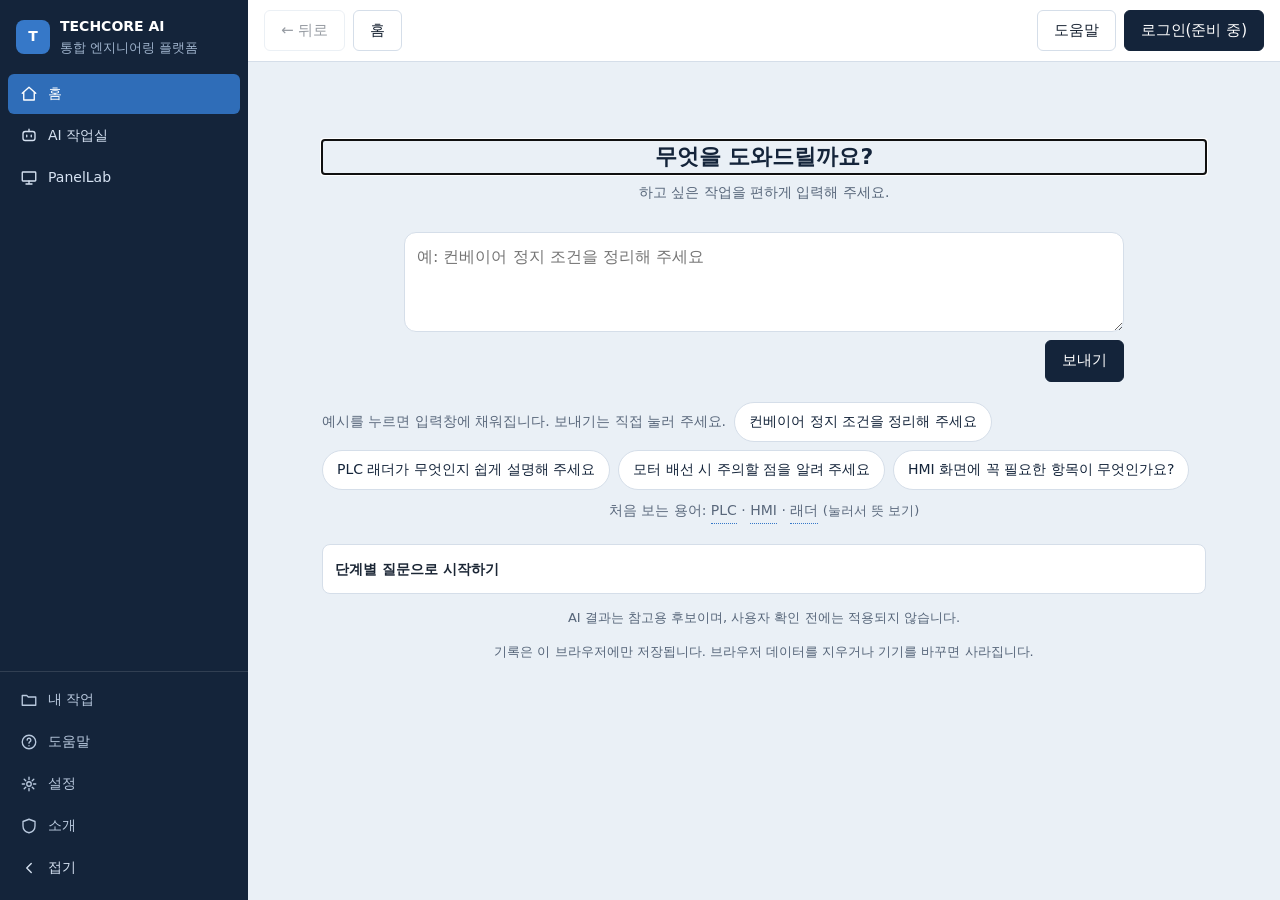
<file: index.html>
<!DOCTYPE html>
<html lang="ko">
<head>
<meta charset="UTF-8">
<meta name="viewport" content="width=device-width, initial-scale=1">
<title>TECHCORE AI</title>
<meta http-equiv="refresh" content="0; url=techcore/">
<script>location.replace("techcore/" + location.hash);</script>
</head>
<body>
<p><a href="techcore/">TECHCORE AI로 이동</a> · <a href="panellab/">PanelLab 바로 열기</a></p>
</body>
</html>
</file>
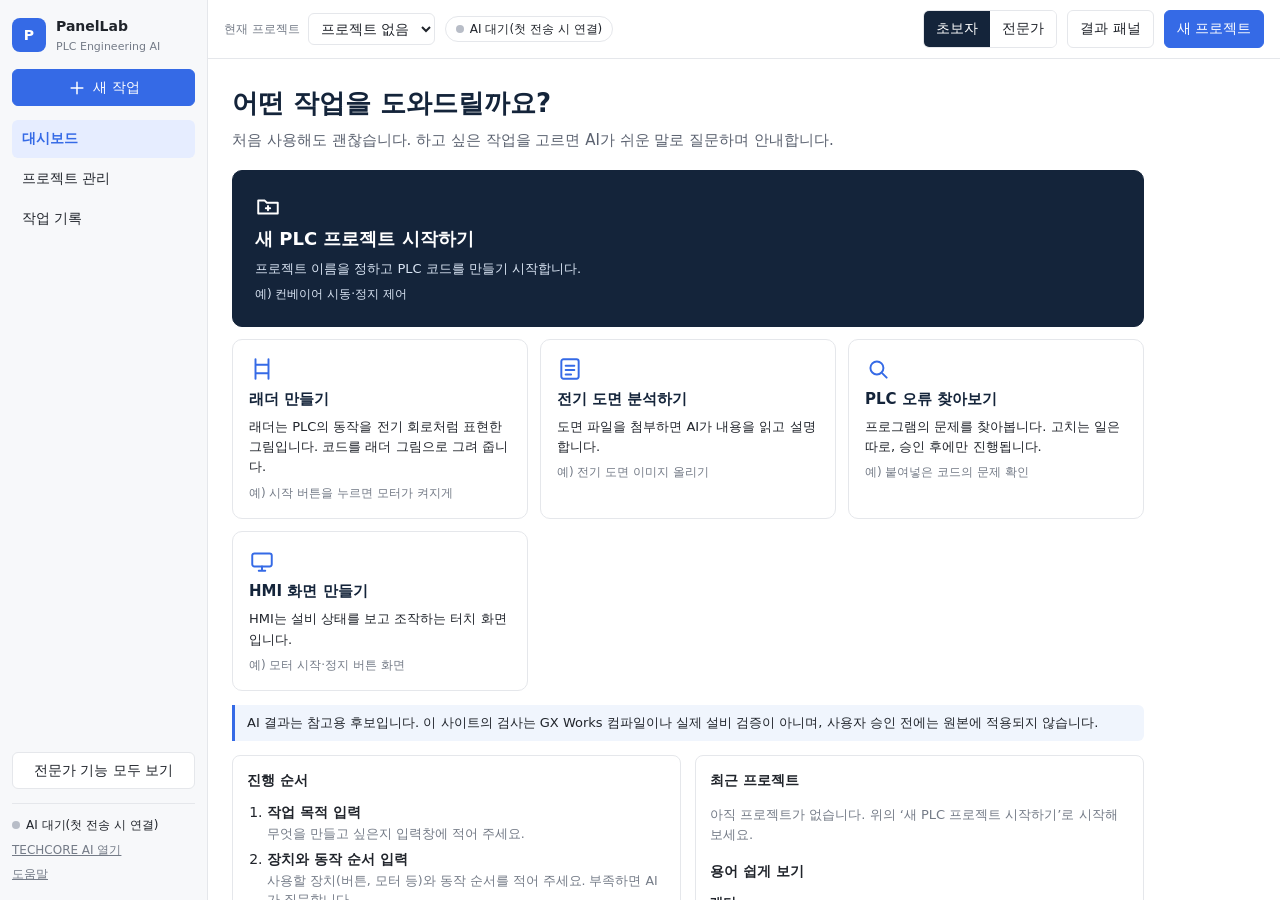
<file: panellab/index.html>
<!DOCTYPE html>
<html lang="ko">
<head>
  <meta charset="UTF-8">
  <meta name="viewport" content="width=device-width, initial-scale=1">
  <title>PanelLab — PLC Engineering AI Workspace</title>
  <link rel="stylesheet" href="css/style.css?v=20261124">
  <link rel="stylesheet" href="css/hmi.css?v=20261113">
</head>
<body>
<div class="app" id="app">
  <aside class="sidebar" id="sidebar">
    <div class="brand"><span class="logo">P</span><div><strong>PanelLab</strong><small>PLC Engineering AI</small></div></div>
    <button class="btn primary block ico-btn" id="btnNewWork"><svg class="ico" viewBox="0 0 24 24" aria-hidden="true"><path d="M12 5v14M5 12h14"/></svg>새 작업</button>
    <nav class="nav" id="nav">
      <button data-view="dashboard" class="active">대시보드</button>
      <button data-view="workspace" data-mode="chat" data-lv="x">AI 통합 작업실</button>
      <button data-view="workspace" data-mode="code" data-lv="x" title="PLC가 실행할 명령을 작성합니다">PLC 코드 작성</button>
      <button data-view="workspace" data-mode="check" data-lv="x" title="프로그램의 문제를 찾아보는 작업입니다">오류 검사</button>
      <button data-view="workspace" data-mode="fix" data-lv="x">자동 오류 수정</button>
      <button data-view="workspace" data-mode="ladder" data-lv="x" title="PLC의 동작을 전기 회로처럼 표현한 그림입니다">래더 작화</button>
      <button data-view="workspace" data-mode="drawing" data-lv="x">도면 분석</button>
      <button data-view="workspace" data-mode="label" data-lv="x" title="장치와 신호에 붙이는 이름입니다">글로벌 라벨</button>
      <button data-view="hmi" data-lv="x" title="설비 상태를 보고 조작하는 터치 화면입니다">HMI 작업실</button>
      <button data-view="projects">프로젝트 관리</button>
      <button data-view="history">작업 기록</button>
      <button data-view="settings" data-lv="x">설정</button>
    </nav>
    <button class="btn block only-beginner" id="btnMoreExpert" type="button">전문가 기능 모두 보기</button>
    <div class="side-foot">
      <div class="conn"><span class="dot" id="connDot"></span><span id="connText">연결 안 됨</span></div>
      <a href="../techcore/">TECHCORE AI 열기</a>
      <a href="#" id="helpLink">도움말</a>
    </div>
  </aside>
  <div class="scrim" id="scrim"></div>

  <main class="main">
    <header class="topbar">
      <button class="icon-btn only-mobile" id="btnMenu" aria-label="메뉴"><svg class="ico" viewBox="0 0 24 24" aria-hidden="true"><path d="M4 7h16M4 12h16M4 17h16"/></svg></button>
      <div class="proj-pick">
        <label for="projectSelect">현재 프로젝트</label>
        <select id="projectSelect"></select>
      </div>
      <span class="pill" id="statusPill"><span class="dot" id="pillDot"></span><span id="pillText">AI 연결 안 됨</span></span>
      <button class="btn" id="btnReconnect" hidden>재연결</button>
      <span class="spacer"></span>
      <div class="seg" role="group" aria-label="화면 모드">
        <button type="button" id="uiBeginner" aria-pressed="true" title="쉬운 설명과 단계별 안내 중심">초보자</button>
        <button type="button" id="uiExpert" aria-pressed="false" title="기존 메뉴와 상세 기능 모두 표시">전문가</button>
      </div>
      <button class="btn" id="btnToggleResults">결과 패널</button>
      <button class="btn primary" id="btnNewProject">새 프로젝트</button>
    </header>

    <section class="view active" id="view-dashboard">
      <div class="pad bhome" id="beginnerHome"></div>
      <div class="pad" id="expertHome">
        <h1>PanelLab에 오신 것을 환영합니다</h1>
        <p class="muted">PLC 코드 작성부터 오류 검사, 자동 수정, 래더 작화, 도면 분석까지 AI와 함께 진행합니다.</p>
        <div class="cards" id="quickCards"></div>
        <div class="stats" id="dashStats"></div>
        <div class="card statcard"><h3>작업 유형별 결과</h3><div id="dashModes"></div></div>
        <div class="grid2">
          <div class="card"><h3>프로젝트 목록</h3><div id="dashProjects"></div></div>
          <div class="card"><h3>최근 작업 내역</h3><div id="dashRecent"></div></div>
          <div class="card"><h3>최근 수정한 코드</h3><div id="dashCode"></div></div>
          <div class="card"><h3>최근 검사 결과</h3><div id="dashCheck"></div></div>
        </div>
      </div>
    </section>

    <section class="view workspace" id="view-workspace">
      <div class="chat">
        <div class="stepbar only-beginner" id="stepBar" aria-live="polite"></div>
        <div class="mode-bar">
          <span class="muted">작업 유형</span>
          <select id="modeSelect" aria-label="작업 유형"></select>
          <span class="muted">PLC 소프트웨어</span>
          <select id="softwareSelect" aria-label="PLC 소프트웨어"><option value="GX Works2">GX Works2</option></select>
          <button type="button" class="btn sm only-mobile" id="btnShowResults">결과 보기</button>
        </div>
        <div class="messages" id="messages" role="log" aria-label="대화 내용" aria-live="off"></div>
        <div class="sr-only" id="srLive" role="status" aria-live="polite"></div>
        <button class="btn jump" id="btnJump" hidden>새 메시지 ↓</button>
        <div class="notice" id="chatNotice" role="status" aria-live="polite" hidden></div>
        <form class="composer" id="composer">
          <div class="chips" id="fileChips"></div>
          <p class="muted xfer-note">입력한 내용·코드·도면·첨부 파일은 외부 AI 에이전트(Copilot Studio 기반)로 전송됩니다. 기밀 자료는 올리지 마세요.</p>
          <div class="row">
            <button type="button" class="icon-btn" id="btnAttach" aria-label="파일 첨부"><svg class="ico" viewBox="0 0 24 24" aria-hidden="true"><path d="M20 12l-7.5 7.5a5 5 0 01-7-7L13 5a3.5 3.5 0 015 5l-7.5 7.5a2 2 0 01-3-3L14 8"/></svg></button>
            <input type="file" id="fileInput" multiple hidden>
            <textarea id="input" aria-label="AI에게 보낼 요청" rows="1" placeholder="요청을 입력하세요. (Enter 전송, Shift+Enter 줄바꿈)"></textarea>
            <button class="btn primary" id="btnSend" type="submit" disabled>전송</button>
          </div>
        </form>
      </div>
      <div class="resizer" id="resizer" title="드래그하여 크기 조절"></div>
      <aside class="results" id="results">
        <div class="tabs" id="tabs"></div>
        <div class="tab-actions">
          <button class="btn sm only-mobile" id="btnResBack" type="button">← 채팅</button>
          <button class="btn sm" id="btnExportMd">결과 내보내기(.md)</button>
        </div>
        <div class="tab-body" id="tabBody"></div>
      </aside>
    </section>

    <section class="view" id="view-hmi"><div class="hmi" id="hmiRoot"></div></section>

    <section class="view" id="view-projects"><div class="pad">
      <h1>프로젝트 관리</h1>
      <div class="row gap"><button class="btn primary" id="btnNewProject2">새 프로젝트</button>
        <button class="btn" id="btnImport">프로젝트 불러오기</button><input type="file" id="importInput" accept=".json" hidden></div>
      <div id="projectList" class="list"></div>
    </div></section>

    <section class="view" id="view-history"><div class="pad">
      <h1>작업 기록</h1>
      <p class="muted">현재 프로젝트의 대화와 결과입니다.</p>
      <div id="historyList" class="list"></div>
    </div></section>

    <section class="view" id="view-settings"><div class="pad">
      <h1>설정</h1>
      <div class="card"><h3>AI 연결</h3><p class="muted" id="settingsStatus"></p><button class="btn" id="btnReconnect2">다시 연결</button></div>
      <div class="card"><h3>백업</h3><p class="muted">모든 프로젝트(코드 버전 포함)를 JSON 파일로 내보내거나, 백업 파일을 불러옵니다. 불러오기는 기존 프로젝트를 덮어쓰지 않고 새 프로젝트로 추가합니다. 인증 정보는 포함되지 않습니다.</p>
        <div class="row gap"><button class="btn" id="btnBackup">전체 백업 내보내기</button><button class="btn" id="btnRestore">백업 불러오기</button><input type="file" id="restoreInput" accept=".json" hidden></div></div>
      <div class="card"><h3>저장된 데이터</h3><p class="muted">프로젝트와 기록은 이 브라우저에만 저장되며, 인증 토큰은 저장하지 않습니다.</p>
        <button class="btn danger" id="btnClearAll">모든 로컬 데이터 삭제</button></div>
    </div></section>
  </main>
  <nav class="tabbar" id="tabbar" aria-label="주요 메뉴">
    <button type="button" data-view="dashboard"><svg class="ico" viewBox="0 0 24 24" aria-hidden="true"><path d="M4 11l8-7 8 7v9h-5v-6H9v6H4z"/></svg><span>홈</span></button>
    <button type="button" data-view="workspace" data-mode="chat"><svg class="ico" viewBox="0 0 24 24" aria-hidden="true"><circle cx="12" cy="12" r="8"/><path d="M12 8v8M8 12h8"/></svg><span>새 작업</span></button>
    <button type="button" data-view="projects"><svg class="ico" viewBox="0 0 24 24" aria-hidden="true"><path d="M3 7h6l2 2h10v10H3z"/></svg><span>프로젝트</span></button>
    <button type="button" data-view="history"><svg class="ico" viewBox="0 0 24 24" aria-hidden="true"><circle cx="12" cy="12" r="8"/><path d="M12 7v5l3 2"/></svg><span>기록</span></button>
    <button type="button" id="tabMore"><svg class="ico" viewBox="0 0 24 24" aria-hidden="true"><path d="M5 12h.01M12 12h.01M19 12h.01"/></svg><span>더보기</span></button>
  </nav>
</div>
<div class="toast" id="toast" role="status"></div>

<script src="https://cdn.botframework.com/botframework-webchat/4.18.0/webchat.js" integrity="sha384-YCF4860lf811lnrrIBL4pfZ+UqiNit+8lXEhSY3R+dSc+C1rg6UnEQR5avdOTbj0" crossorigin="anonymous"></script>
<script src="js/storage.js?v=20261121"></script>
<script src="js/chat.js?v=20261116"></script>
<script src="js/pending.js?v=20261122"></script>
<script src="js/ladder.js?v=20261113"></script>
<script src="js/codeview.js?v=20261113"></script>
<script src="js/analyzer.js?v=20261124"></script>
<script src="js/labels.js?v=20261113"></script>
<script src="js/hmi-objects.js?v=20261121"></script>
<script src="js/hmi-check.js?v=20261121"></script>
<script src="js/hmi-ai.js?v=20261124"></script>
<script src="js/hmi-editor.js?v=20261124"></script>
<script src="js/app.js?v=20261126"></script>
</body>
</html>
</file>
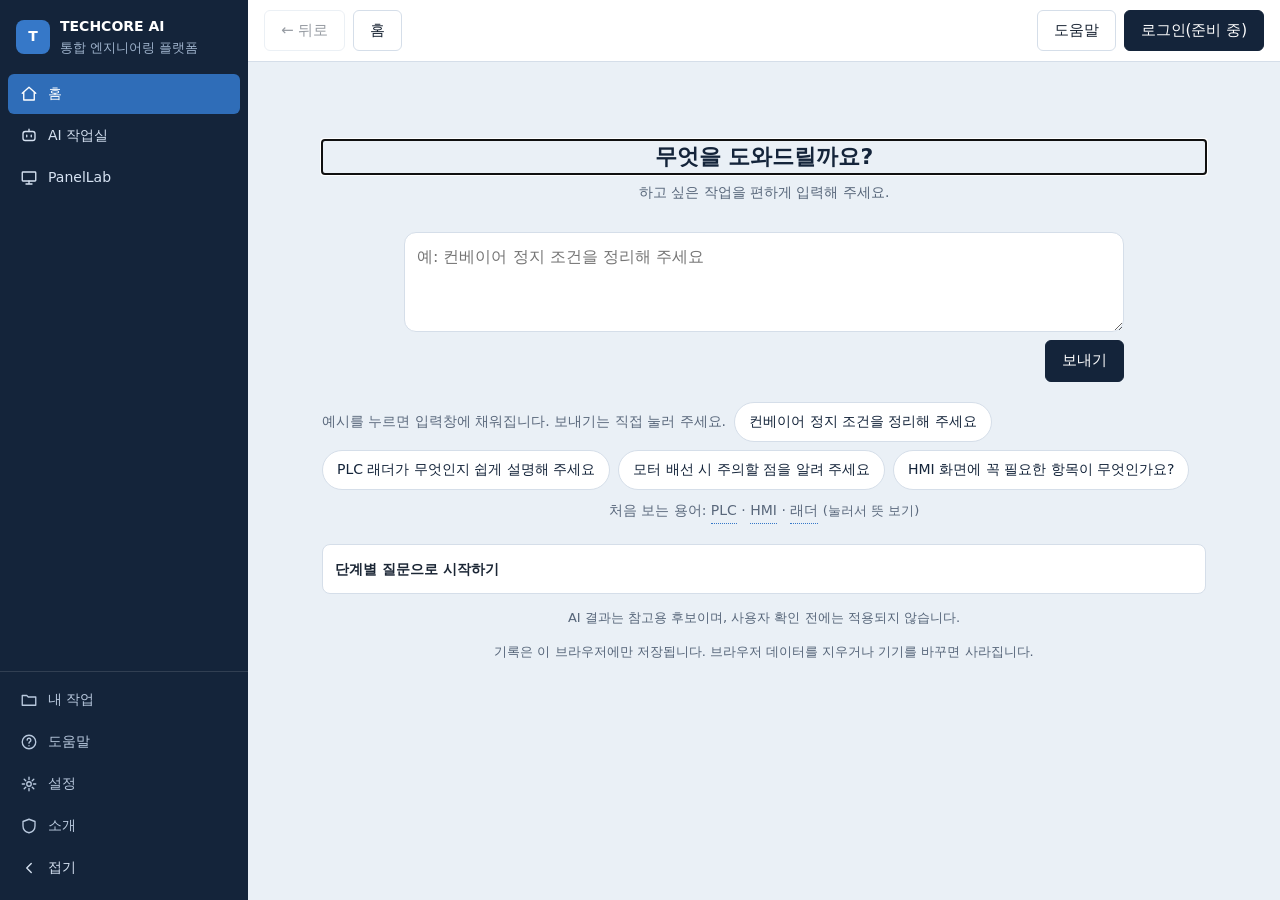
<file: techcore/index.html>
<!DOCTYPE html>
<html lang="ko">
<head>
  <meta charset="UTF-8">
  <meta name="viewport" content="width=device-width, initial-scale=1">
  <title>TECHCORE AI · 통합 엔지니어링 플랫폼</title>
  <link rel="stylesheet" href="./css/techcore.css?v=29">
</head>
<body>
<a href="#tcWork" class="tc-skip" id="tcSkip">본문으로 건너뛰기</a>
<div class="tc-app" id="tcApp">
  <aside class="tc-side" id="tcSide" aria-label="주 메뉴">
    <div class="tc-brand"><span class="tc-logo">T</span><div><strong>TECHCORE AI</strong><small>통합 엔지니어링 플랫폼</small></div></div>
    <nav id="tcNav" class="tc-nav"></nav>
    <div class="tc-side-foot">
      <nav id="tcAux" class="tc-nav tc-aux" aria-label="보조 메뉴"></nav>
      <button class="tc-side-toggle" id="tcSideToggle" type="button" aria-expanded="true" aria-controls="tcSide" aria-label="사이드바 접기" title="사이드바 접기"><svg class="tc-ico" viewBox="0 0 24 24" aria-hidden="true" fill="none" stroke="currentColor" stroke-width="1.8" stroke-linecap="round" stroke-linejoin="round"><path d="M15 6l-6 6 6 6"/></svg><span class="t">접기</span></button>
    </div>
  </aside>
  <div class="tc-scrim" id="tcScrim"></div>

  <div class="tc-main">
    <header class="tc-top">
      <button class="tc-icon tc-only-narrow" id="tcMenuBtn" type="button" aria-label="메뉴 열기" title="메뉴 열기"><svg class="tc-ico" viewBox="0 0 24 24" aria-hidden="true" fill="none" stroke="currentColor" stroke-width="1.8" stroke-linecap="round" stroke-linejoin="round"><path d="M4 7h16M4 12h16M4 17h16"/></svg></button>
      <button class="tc-btn" id="tcBackBtn" type="button" title="이전 화면으로 (앱 안에서 방문한 화면 기준)" disabled>← 뒤로</button>
      <button class="tc-btn" id="tcHomeBtn" type="button" title="홈으로 이동">홈</button>
      <span class="tc-spacer"></span>
      <button class="tc-btn" id="tcHelpBtn" type="button" title="도움말 열기" hidden>도움말</button>
      <button class="tc-btn tc-primary" id="tcAuthBtn" type="button" title="로그인은 아직 준비 중입니다 (Entra ID 미설정). 누르면 설정 화면으로 이동합니다" hidden>로그인(준비 중)</button>
      <button class="tc-icon" id="tcPanelBtn" type="button" hidden aria-label="정보 패널 접기/펼치기" title="정보 패널 접기/펼치기"><svg class="tc-ico" viewBox="0 0 24 24" aria-hidden="true" fill="none" stroke="currentColor" stroke-width="1.8" stroke-linecap="round" stroke-linejoin="round"><rect x="3" y="4" width="18" height="16" rx="2"/><path d="M15 4v16"/></svg></button>
    </header>

    <div class="tc-crumbbar" hidden>
      <nav id="tcCrumb" class="tc-crumb" aria-label="현재 위치"></nav>
      <span class="tc-spacer"></span>
      <span id="tcConn" class="tc-conn" role="status" aria-live="polite">AGENT01 미연결</span>
      <button class="tc-btn tc-connbtn" id="tcConnBtn" type="button" title="AGENT01 채팅에 연결합니다. 페이지를 열 때 자동으로 연결되지 않습니다.">AGENT01 연결</button>
    </div>
    <div class="tc-body">
      <main class="tc-work" id="tcWork" tabindex="-1"></main>
      <section class="tc-work tc-framehost" id="tcFrameHost" hidden aria-label="PanelLab"></section>
      <aside class="tc-info" id="tcInfo" aria-label="정보 패널"></aside>
    </div>
  </div>
  <nav class="tc-tabs" id="tcTabs" aria-label="주요 메뉴"></nav>
<script src="./js/registry.js?v=8"></script>
<script src="./js/projects.js?v=8"></script>
<script src="./js/bridge.js?v=5"></script>
<script src="./js/analysis.js?v=1"></script>
<script src="./js/help.js?v=4"></script>
<script src="./js/ledger.js?v=3"></script>
<script src="./js/electric.js?v=1"></script>
<script src="./js/electric-ui.js?v=2"></script>
<script src="./js/workflow.js?v=1"></script>
<script src="./js/results.js?v=1"></script>
<script src="./js/intake.js?v=1"></script>
<script src="./js/transcript.js?v=6"></script>
<script src="./js/app.js?v=44"></script>
</body>
</html>
</file>
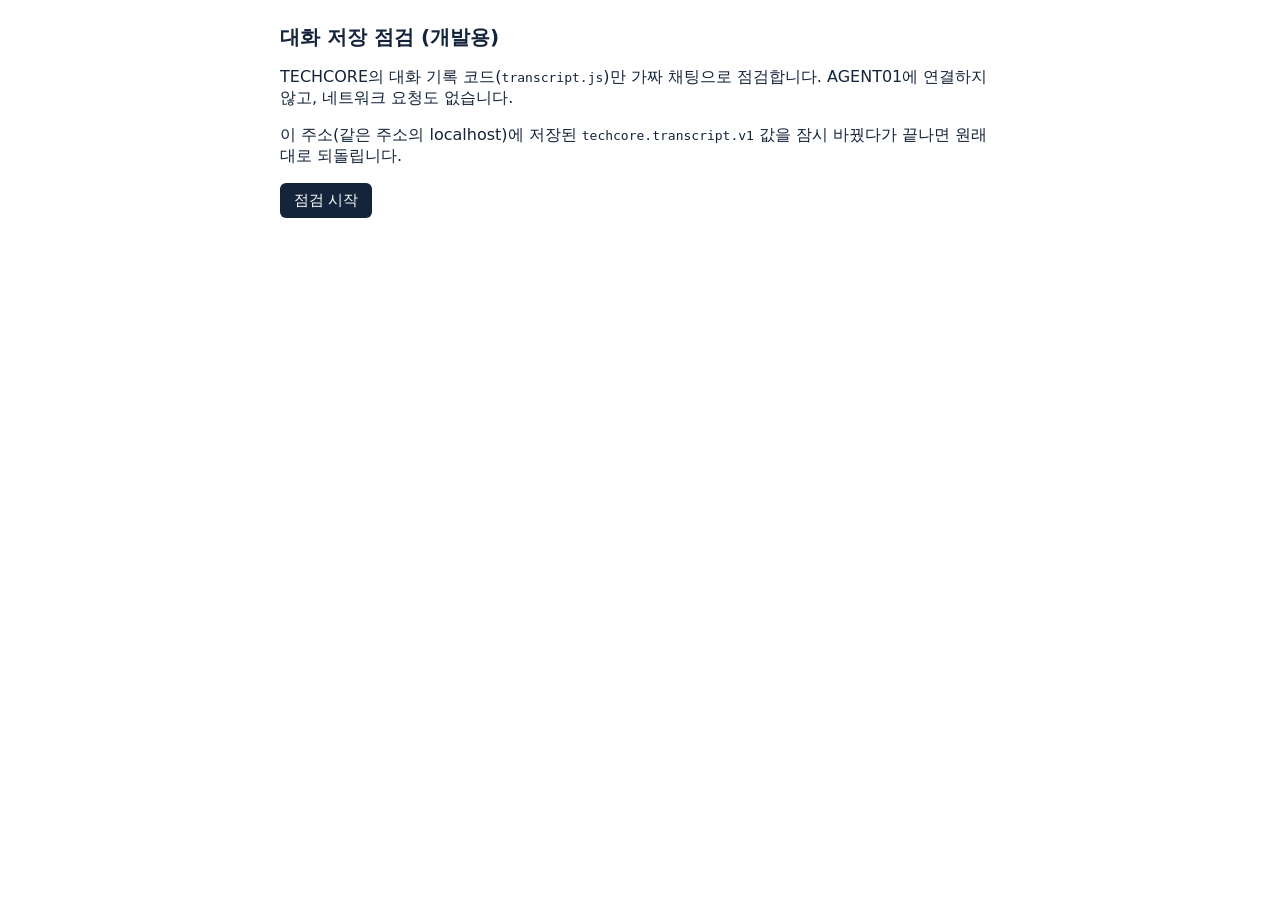
<file: tests/transcript-check.html>
<!doctype html>
<html lang="ko">
<head>
<meta charset="utf-8">
<meta name="viewport" content="width=device-width,initial-scale=1">
<title>대화 저장 점검 (개발용)</title>
<style>
body{font-family:system-ui,"Malgun Gothic",sans-serif;max-width:720px;margin:24px auto;padding:0 16px;color:#14243a}
h1{font-size:20px}
li{margin:6px 0}
.ok{color:#0a7a2f}.ng{color:#b00020;font-weight:700}
button{padding:8px 14px;font-size:15px;background:#14243a;color:#fff;border:0;border-radius:6px;cursor:pointer}
</style>
</head>
<body>
<h1>대화 저장 점검 (개발용)</h1>
<p>TECHCORE의 대화 기록 코드(<code>transcript.js</code>)만 가짜 채팅으로 점검합니다. AGENT01에 연결하지 않고, 네트워크 요청도 없습니다.</p>
<p>이 주소(같은 주소의 localhost)에 저장된 <code>techcore.transcript.v1</code> 값을 잠시 바꿨다가 끝나면 원래대로 되돌립니다.</p>
<p><button id="run" type="button">점검 시작</button></p>
<ul id="out"></ul>
<script>
// Stand-in for chat.js: lets transcript.js attach without any real connection.
var __acts = [];
window.TechChat = { subscribe: function () { return function () {}; }, onActivity: function (fn) { __acts.push(fn); return function () {}; }, getState: function () { return { state: "idle" }; } };
</script>
<script src="../techcore/js/transcript.js"></script>
<script>
(function () {
  var KEY = "techcore.transcript.v1", BAK = KEY + ".bak";
  var PREV = "이전에 기록된 대화입니다";
  var out = document.getElementById("out");
  function row(ok, text) { var li = document.createElement("li"); li.className = ok ? "ok" : "ng"; li.textContent = (ok ? "통과: " : "실패: ") + text; out.appendChild(li); return ok; }
  function act(role, id, text) { __acts[0]({ type: "message", id: id, timestamp: new Date().toISOString(), from: { role: role }, text: text }); }

  document.getElementById("run").onclick = function () {
    out.innerHTML = "";
    var T = TechTranscript, saved = {}, pass = 0, fail = 0;
    var check = function (ok, text) { row(ok, text) ? pass++ : fail++; };
    try {
      [KEY, BAK].forEach(function (k) { saved[k] = localStorage.getItem(k); });

      T.clear();
      check(T.exportConv("txt") === "" && T.exportConv("md") === "", "대화가 하나도 없으면 빈 파일을 만들지 않는다");
      check(T.lastAnswer() === "", "대화가 없으면 복사할 답변도 없다");

      localStorage.setItem(KEY, JSON.stringify({ version: 1, convs: [{ id: "old", startedAt: 1, route: "", messages: [{ at: 1, role: "user", text: "옛질문" }, { at: 2, role: "bot", text: "옛답변" }] }] }));
      check(T.isPrevious() === true, "화면 대화가 비고 저장된 대화가 있으면 '이전 대화'로 본다");
      check(T.lastAnswer() === "옛답변", "이전 대화의 마지막 AI 답변을 가져온다");
      check(T.exportConv("txt").indexOf(PREV) >= 0, "이전 대화 .txt 머리말에 '" + PREV + "'가 있다");
      check(T.exportConv("md").indexOf(PREV) >= 0, "이전 대화 .md 머리말에 '" + PREV + "'가 있다");

      T.attach();
      act("bot", "b0", "안녕하세요 인사말");
      check(T.isPrevious() === true, "AI 인사말만 있을 때는 아직 '이전 대화'로 본다(인사말은 기록되지 않음)");

      act("user", "u1", "새질문");
      act("bot", "b1", "새답변");
      var t = T.exportConv("txt"), m = T.exportConv("md");
      check(T.isPrevious() === false, "내 메시지를 보내면 '현재 대화'로 바뀐다");
      check(t.indexOf(PREV) < 0 && m.indexOf(PREV) < 0, "현재 대화 파일에는 '이전에 기록된 대화' 머리말이 없다");
      check(t.indexOf("새질문") >= 0 && t.indexOf("새답변") >= 0 && t.indexOf("옛질문") < 0, "현재 대화 파일에 현재 대화 내용만 들어 있다");
      check(t.indexOf("카드·첨부는 종류와 제목만") >= 0 && m.indexOf("카드·첨부는 종류와 제목만") >= 0, "저장 파일에 '카드·첨부는 종류와 제목만 저장됩니다' 안내가 있다");
      check(T.lastAnswer() === "새답변", "현재 대화의 마지막 AI 답변을 가져온다");
    } catch (e) {
      check(false, "점검 중 오류: " + e);
    } finally {
      try { T.clear(); [KEY, BAK].forEach(function (k) { if (saved[k] === null || saved[k] === undefined) localStorage.removeItem(k); else localStorage.setItem(k, saved[k]); }); row(true, "저장돼 있던 값을 원래대로 되돌렸습니다"); }
      catch (e2) { row(false, "저장 값을 되돌리지 못했습니다: " + e2); }
    }
    var s = document.createElement("li"); s.textContent = "결과: 통과 " + pass + "개, 실패 " + fail + "개"; s.style.fontWeight = "700"; out.appendChild(s);
    document.title = (fail ? "실패 " + fail : "모두 통과") + " · 대화 저장 점검";
  };
  if (location.search.indexOf("run=1") >= 0) document.getElementById("run").click();
})();
</script>
</body>
</html>
</file>
<file: panellab/css/style.css>
:root{--bg:#fff;--side:#f7f8fa;--border:#e5e7eb;--text:#20242b;--muted:#747b87;--primary:#356ae6;--ok:#16a36a;--err:#dc4545;--warn:#e69b32;--results-w:clamp(360px,34vw,560px)}
*{box-sizing:border-box}
html,body{height:100%;margin:0}
body{font-family:"Pretendard","Noto Sans KR","Malgun Gothic",system-ui,sans-serif;color:var(--text);background:var(--bg);font-size:14px;line-height:1.55}
button,select,textarea,input{font:inherit;color:inherit}
h1{font-size:22px;margin:0 0 6px}h3{font-size:14px;margin:0 0 10px}
.muted{color:#5b6270}.spacer{flex:1}.sr-only{position:absolute;width:1px;height:1px;overflow:hidden;clip:rect(0 0 0 0);white-space:nowrap}
.app{display:flex;height:100vh;height:100dvh}
.sidebar{width:208px;background:var(--side);border-right:1px solid var(--border);display:flex;flex-direction:column;padding:16px 12px;gap:14px;flex-shrink:0}
.brand{display:flex;gap:10px;align-items:center}
.brand small{display:block;color:var(--muted);font-size:11px}
.logo{width:34px;height:34px;border-radius:8px;background:var(--primary);color:#fff;display:grid;place-items:center;font-weight:700}
.nav{display:flex;flex-direction:column;gap:2px;overflow:auto;flex:1}
.nav button{text-align:left;border:0;background:none;padding:8px 10px;border-radius:6px;cursor:pointer}
.nav button:hover{background:#eceef2}.nav button.active{background:#e6edff;color:var(--primary);font-weight:600}
.side-foot{border-top:1px solid var(--border);padding-top:12px;display:flex;flex-direction:column;gap:6px;font-size:12px}
.side-foot a{color:var(--muted)}
.dot{display:inline-block;width:8px;height:8px;border-radius:50%;background:#b8bdc7;margin-right:6px}
.dot.online{background:var(--ok)}.dot.connecting{background:var(--warn)}.dot.offline{background:var(--err)}
.main{flex:1;display:flex;flex-direction:column;min-width:0}
.topbar{display:flex;align-items:center;gap:10px;padding:10px 16px;border-bottom:1px solid var(--border);flex-wrap:wrap}
.proj-pick{display:flex;align-items:center;gap:8px}.proj-pick label{color:var(--muted);font-size:12px}
.pill{display:inline-flex;align-items:center;border:1px solid var(--border);border-radius:99px;padding:3px 10px;font-size:12px}
.btn{border:1px solid var(--border);background:#fff;border-radius:6px;padding:7px 12px;cursor:pointer}
.btn:hover{background:#f3f4f6}.btn.primary{background:var(--primary);border-color:var(--primary);color:#fff}
.btn.primary:hover{background:#2c5cce}.btn.danger{color:var(--err);border-color:var(--err)}
.btn.sm{padding:4px 8px;font-size:12px}.btn.block{width:100%}.btn:disabled{opacity:.5;cursor:not-allowed}
select,textarea,input[type=text]{border:1px solid var(--border);border-radius:6px;padding:6px 8px;background:#fff}
.icon-btn{border:1px solid var(--border);background:#fff;border-radius:6px;padding:6px 9px;cursor:pointer}
.only-mobile{display:none}
.view{display:none;flex:1;min-height:0;overflow:auto}.view.active{display:block}
.view.workspace.active{display:flex;overflow:hidden}
.pad{padding:24px;max-width:none}
.stats{display:grid;grid-template-columns:repeat(auto-fit,minmax(130px,1fr));gap:12px;margin-bottom:14px}
.stat{border:1px solid var(--border);border-radius:8px;padding:12px 14px}
.stat b{display:block;font-size:24px}.stat span{color:var(--muted);font-size:12px}
.stat.err b{color:var(--err)}.stat.warn b{color:#b9741a}
.statcard .bar{display:flex;align-items:center;gap:10px;margin:6px 0;font-size:13px}
.statcard .bar span{width:110px;flex-shrink:0}.statcard .bar i{display:block;height:8px;background:var(--primary);border-radius:4px}
.item.link{width:100%;background:#fff;text-align:left;cursor:pointer;font:inherit;color:inherit;margin-bottom:6px}
.item.link:hover{border-color:var(--primary)}.item small{display:block}.mono{font-family:Consolas,"D2Coding",monospace}
.cards{display:grid;grid-template-columns:repeat(auto-fill,minmax(180px,1fr));gap:12px;margin:18px 0}
.qcard{border:1px solid var(--border);border-radius:8px;padding:14px;cursor:pointer;background:#fff;text-align:left}
.qcard:hover{border-color:var(--primary)}.qcard strong{display:block;margin-bottom:4px}.qcard span{color:var(--muted);font-size:12px}
.grid2{display:grid;grid-template-columns:repeat(auto-fit,minmax(300px,1fr));gap:14px}
.card{border:1px solid var(--border);border-radius:8px;padding:14px;margin-bottom:14px}
.list{margin-top:14px;display:flex;flex-direction:column;gap:8px}
.item{border:1px solid var(--border);border-radius:8px;padding:10px 12px;display:flex;gap:10px;align-items:center;flex-wrap:wrap}
.item.sel{border-color:var(--primary);background:#f5f8ff}.item .grow{flex:1;min-width:140px}
.row{display:flex;align-items:flex-end;gap:8px}.row.gap{gap:10px;align-items:center}
.empty{color:var(--muted);font-size:13px}
.chat{flex:1;display:flex;flex-direction:column;min-width:0;position:relative}
.mode-bar{display:flex;gap:8px;align-items:center;padding:8px 16px;border-bottom:1px solid var(--border);flex-wrap:wrap;font-size:12px}
.messages{flex:1;overflow:auto;padding:18px 16px;display:flex;flex-direction:column;gap:14px}
.msg{max-width:820px;width:100%;align-self:center}.msg.user{align-self:flex-end;width:fit-content;max-width:80%}
.sec{border:1px solid var(--border);border-radius:8px;padding:8px 12px;margin-bottom:8px;background:#fff;overflow-wrap:anywhere}
.sec:last-child{margin-bottom:0}.msg.bot .bubble{background:var(--side);padding:8px}
.bubble{border:1px solid var(--border);border-radius:10px;padding:10px 14px;word-break:break-word}
.msg.user .bubble{background:#eef3ff;border-color:#d6e2ff}
.meta{font-size:11px;color:var(--muted);margin:0 4px 3px}
.fail{color:var(--err);font-size:12px;margin-top:4px}
.bubble p{margin:0 0 8px}.bubble p:last-child{margin:0}
.bubble ul,.bubble ol{margin:4px 0 8px;padding-left:20px}
.bubble table,.tab-body table{border-collapse:collapse;margin:6px 0;font-size:13px;display:block;overflow:auto}
.bubble th,.bubble td,.tab-body th,.tab-body td{border:1px solid var(--border);padding:4px 8px;text-align:left}
.bubble th,.tab-body th{background:var(--side)}
code.inline{background:#f1f3f6;border-radius:4px;padding:1px 5px;font-family:Consolas,"D2Coding",monospace;font-size:12.5px}
.codeblock{border:1px solid var(--border);border-radius:8px;margin:8px 0;overflow:hidden}
.codeblock .ch{display:flex;justify-content:space-between;align-items:center;background:var(--side);padding:4px 10px;font-size:12px;color:var(--muted)}
.codeblock pre{margin:0;padding:10px 12px;overflow:auto;font-family:Consolas,"D2Coding",monospace;font-size:12.5px;line-height:1.5;background:#fff;white-space:pre}
.typing{color:var(--muted);font-size:13px;padding-left:4px}
.welcome{border:1px dashed var(--border);border-radius:10px;padding:18px;color:var(--muted)}
.welcome strong{color:var(--text)}
.jump{position:absolute;right:20px;bottom:120px}
.notice{margin:0 16px 8px;padding:8px 12px;border-radius:6px;background:#fdf3e3;border:1px solid #f3d9a9;font-size:13px}
.notice.err{background:#fdeeee;border-color:#f3c2c2}
a:focus-visible,button:focus-visible,input:focus-visible,select:focus-visible,textarea:focus-visible,[tabindex]:focus-visible{outline:2px solid #3678C8;outline-offset:2px}
.composer{border-top:1px solid var(--border);padding:10px 16px 14px}
.composer textarea{flex:1;resize:none;max-height:180px;min-height:38px}
.chips{display:flex;gap:6px;flex-wrap:wrap;margin-bottom:6px}
.chip{background:var(--side);border:1px solid var(--border);border-radius:99px;padding:2px 10px;font-size:12px}
.chip button{border:0;background:none;cursor:pointer;color:var(--muted)}
.resizer{width:5px;cursor:col-resize;background:var(--border);flex-shrink:0}.resizer:hover{background:var(--primary)}
.results{width:var(--results-w);min-width:300px;max-width:70vw;display:flex;flex-direction:column;background:#fff;flex-shrink:0}
.results.collapsed{display:none}
.resizer.hide{display:none}
.tabs{display:flex;flex-wrap:wrap;gap:2px;padding:6px 8px 0;border-bottom:1px solid var(--border);flex-shrink:0}
.tabs button{border:0;background:none;padding:7px 10px;cursor:pointer;white-space:nowrap;color:var(--muted);border-bottom:2px solid transparent;font-size:13px}
.tabs button.active{color:var(--primary);border-bottom-color:var(--primary);font-weight:600}
.count{display:inline-block;min-width:16px;padding:0 5px;border-radius:99px;background:#e6edff;color:var(--primary);font-size:11px;text-align:center}
.tab-actions{padding:8px 12px;border-bottom:1px solid var(--border);display:flex;gap:8px}
.tab-body{flex:1;overflow:auto;padding:12px}
.res-item{border:1px solid var(--border);border-radius:8px;padding:10px;margin-bottom:10px}
.res-item h4{margin:10px 0 6px;font-size:12px;color:var(--muted);font-weight:600}
.res-h{display:flex;justify-content:space-between;align-items:center;margin-bottom:6px;font-size:12px}
.tag{background:var(--side);border:1px solid var(--border);border-radius:4px;padding:1px 8px;font-weight:600}
.res-item .grp{color:var(--text)}
.notice-inline{margin:0 0 8px;padding:6px 10px;border-radius:6px;background:#fdf3e3;border:1px solid #f3d9a9;font-size:12px;color:#7a5a00}
details.raw{margin-top:10px;border-top:1px dashed var(--border);padding-top:6px}details.raw summary{cursor:pointer;color:var(--muted);font-size:12px}
.ba{display:grid;grid-template-columns:repeat(auto-fit,minmax(240px,1fr));gap:10px}.ba>div{min-width:0}
.cv{border:1px solid var(--border);border-radius:8px;margin:8px 0;overflow:hidden;background:#fff}
.cv-h{display:flex;justify-content:space-between;align-items:center;gap:8px;background:var(--side);padding:4px 8px;font-size:12px;color:var(--muted)}
.cv-b{display:flex;gap:4px;flex-shrink:0}.cv-b button{border:1px solid var(--border);background:#fff;border-radius:4px;padding:2px 8px;font-size:12px;cursor:pointer;white-space:nowrap}
.cv-l{min-width:0;overflow:hidden;text-overflow:ellipsis;white-space:nowrap}
.cv-s{padding:6px 8px;border-bottom:1px solid var(--border);display:flex;gap:8px;align-items:center}.cv-s[hidden]{display:none}.cv-q{flex:1;min-width:0}
.cv-body{overflow:auto;max-height:420px;font-family:Consolas,"D2Coding",monospace;font-size:12.5px;line-height:1.55;padding:6px 0}
.cv .ln{display:flex;min-width:max-content}.cv .no{width:42px;flex-shrink:0;text-align:right;padding-right:10px;color:#a0a6b1;user-select:none}
.cv .tx{white-space:pre;padding-right:12px}
.cv .op{color:#2f5fd0;font-weight:600}.cv .st{color:#8a3fb8;font-weight:600}.cv .kc{color:#b9741a}.cv .cm{color:#8a919c;font-style:italic}
.cv .dx{color:#0f7a4d}.cv .dy{color:#c0392b}.cv .dm{color:#7a5a00}.cv .dt{color:#0e7490}.cv .dd{color:#6d28d9}
.cv .unk{border-bottom:1px dotted var(--warn);color:#b9741a;cursor:help}
.cv-w{padding:5px 8px;font-size:12px;background:#fdf3e3;border-bottom:1px solid #f3d9a9;color:#7a5a00}
.cv-h{flex-wrap:wrap}.cv-b{flex-wrap:wrap}
.cv mark{background:#ffe58a;color:inherit}
.cv.full{position:fixed;inset:0;z-index:100;margin:0;border-radius:0;display:flex;flex-direction:column}
.cv.full .cv-body{max-height:none;flex:1}
body.noscroll{overflow:hidden}
.ladder{overflow:auto;border:1px solid var(--border);border-radius:8px;margin-bottom:6px;background:#fff;max-height:70vh;cursor:grab;touch-action:pan-x pan-y}.ladder.panning{cursor:grabbing;user-select:none}
.lad-bar{flex-wrap:wrap;align-items:center;margin-bottom:6px}
.net-list{display:grid;gap:6px}.net-item{text-align:left;border:1px solid var(--border);background:#fff;border-radius:8px;padding:6px 10px;cursor:pointer;font:inherit}.net-item.sel{border-color:var(--primary);background:#f3f7ff}.net-item div{font-size:13px;margin-top:2px}
.sum{display:flex;gap:8px;margin-bottom:8px}
.sev{display:inline-block;border-radius:99px;padding:1px 10px;font-size:12px;font-weight:600;margin-right:6px}
.sev.err{background:#fdeeee;color:#b42318}.sev.warn{background:#fdf3e3;color:#8a5200}.sev.info{background:#e6edff;color:#2a56c6}
.sev.crit{background:#b42318;color:#fff}.sev.high{background:#fdeeee;color:#b42318}.sev.mid{background:#fdf3e3;color:#8a5200}.sev.low{background:#e6edff;color:#2a56c6}.sev.chk{background:#eef0f3;color:#4b5563}
.sum{flex-wrap:wrap}
.issue.crit{border-color:#b42318}.issue.high{border-color:var(--err)}.issue.mid{border-color:var(--warn)}.issue.low{border-color:var(--primary)}.issue.chk{border-color:#9ca3af}
.issue .ih{display:flex;flex-wrap:wrap;gap:6px;align-items:center;margin-bottom:4px}.issue .ih .sev{margin-right:0}
.tag.src.static{background:#e8f6ee;border-color:#bfe5cf;color:#0f7a4d}.tag.src.ai{background:#eef3ff;border-color:#d6e2ff;color:var(--primary)}
.loc{border:1px solid var(--border);background:#fff;border-radius:4px;padding:1px 8px;font-size:12px;cursor:pointer;color:var(--primary)}
.cv .ln.hl{background:#fff3bf}
.cv .ln.chg-add{background:#e8f6ee}.cv .ln.chg-del{background:#fdeeee}
.fixbar{display:flex;flex-wrap:wrap;gap:6px;margin:10px 0 4px}
.ver{border-top:1px solid var(--border);padding:8px 0}.ver .ih{display:flex;flex-wrap:wrap;gap:6px;align-items:center}
.vtext{width:100%;font-family:Consolas,"D2Coding",monospace;font-size:12.5px;margin:6px 0;box-sizing:border-box}
.res-item select,.res-item input[type=text]{min-width:0;max-width:100%}
.issue{border-left:3px solid var(--border);padding:6px 10px;margin-bottom:8px;background:var(--side);border-radius:0 6px 6px 0}
.issue.err{border-color:var(--err)}.issue.warn{border-color:var(--warn)}.issue.info{border-color:var(--primary)}
.thumb{display:block;max-width:240px;max-height:180px;border:1px solid var(--border);border-radius:6px;margin-top:6px}
.diff{font-family:Consolas,"D2Coding",monospace;font-size:12.5px;border:1px solid var(--border);border-radius:8px;overflow:auto}
.diff div{padding:0 8px;white-space:pre}.diff .add{background:#e8f6ee;color:#0f7a4d}.diff .del{background:#fdeeee;color:#b53333}
.toast{position:fixed;left:50%;bottom:24px;transform:translateX(-50%);background:#20242b;color:#fff;padding:8px 14px;border-radius:6px;opacity:0;pointer-events:none;transition:opacity .2s}
.toast.show{opacity:1}
.global-alert{position:fixed;left:0;right:0;top:0;z-index:50;display:flex;gap:12px;align-items:center;justify-content:space-between;padding:10px 16px;background:#fdeeee;border-bottom:2px solid #d94b4b;color:#7a1f1f;font-size:14px}
.global-alert[hidden]{display:none}
.xfer-note{margin:0 0 6px;font-size:12px}
.scrim{display:none}
@media (max-width:900px){
  .only-mobile{display:inline-block}
  .sidebar{position:fixed;z-index:30;top:0;bottom:0;left:0;transform:translateX(-100%);transition:transform .2s}
  .sidebar.open{transform:none}
  .scrim.show{display:block;position:fixed;inset:0;background:rgba(0,0,0,.3);z-index:20}
  .view.workspace.active{position:relative}
  .results{position:absolute;right:0;top:0;bottom:0;width:100%!important;max-width:100%;z-index:10;border-left:1px solid var(--border)}
  .resizer{display:none}
  .composer{padding-bottom:max(14px,env(safe-area-inset-bottom))}.composer textarea{font-size:16px}
  .tabs{flex-wrap:nowrap;overflow-x:auto}
  .results.collapsed{display:none}
}

/* ---- beginner / expert UI (additive) ---- */
:root{--navy:#14243a}
.ico{width:20px;height:20px;fill:none;stroke:currentColor;stroke-width:1.8;stroke-linecap:round;stroke-linejoin:round;flex-shrink:0;vertical-align:middle}
.ico-btn{display:inline-flex;align-items:center;justify-content:center;gap:6px}
.seg{display:inline-flex;border:1px solid var(--border);border-radius:6px;overflow:hidden}
.seg button{border:0;background:#fff;padding:7px 12px;cursor:pointer;white-space:nowrap}
.seg button[aria-pressed=true]{background:var(--navy);color:#fff}
.topbar .btn,.topbar .pill{white-space:nowrap}
.only-beginner{display:none}
body.ui-beginner .only-beginner{display:block}
body.ui-beginner .nav [data-lv=x]{display:none}
body.ui-beginner #expertHome{display:none}
body.ui-expert #beginnerHome{display:none}
body.ui-expert #stepBar{display:none}
.bhome{max-width:960px}
.bhome h1{font-size:26px;color:var(--navy)}
.bhome .lead{font-size:15px;margin:0 0 18px}
.btasks{display:grid;grid-template-columns:repeat(auto-fit,minmax(220px,1fr));gap:12px;margin-bottom:14px}
.btask{display:flex;flex-direction:column;gap:6px;text-align:left;border:1px solid var(--border);border-radius:10px;background:#fff;padding:16px;cursor:pointer;min-height:44px}
.btask:hover{border-color:var(--primary)}
.btask .ico{width:26px;height:26px;color:var(--primary)}
.btask strong{font-size:15px;color:var(--navy)}
.btask span{color:var(--text);font-size:13px}
.btask em{font-style:normal;color:var(--muted);font-size:12px}
.btask.main{grid-column:1/-1;background:var(--navy);border-color:var(--navy);padding:22px}
.btask.main strong{color:#fff;font-size:18px}.btask.main span,.btask.main em{color:#dbe6f5}.btask.main .ico{color:#fff}
.safety{border-left:3px solid var(--primary);background:#f0f5fd;padding:8px 12px;border-radius:0 6px 6px 0;font-size:13px;margin:0 0 14px}
.safety.sm{margin:0;font-size:12px}
.bsteps{margin:0;padding-left:20px;display:flex;flex-direction:column;gap:6px}
.bsteps span{display:block;color:var(--muted);font-size:12.5px}
.gap-top{margin-top:16px}
.terms{margin:0;font-size:13px}.terms dt{font-weight:600;margin-top:6px}.terms dd{margin:0;color:var(--muted)}
.stepbar{border-bottom:1px solid var(--border);padding:8px 16px;background:#f7f9fc}
.steps5{list-style:none;margin:0 0 6px;padding:0;display:flex;gap:6px;flex-wrap:wrap}
.steps5 li{display:flex;align-items:center;gap:6px;font-size:12px;color:var(--muted);border:1px solid var(--border);border-radius:99px;padding:2px 10px 2px 4px;background:#fff}
.steps5 b{width:20px;height:20px;border-radius:50%;background:#e5e7eb;color:#4b5563;display:grid;place-items:center;font-size:11px}
.steps5 li.cur{border-color:var(--primary);color:var(--navy);font-weight:600}.steps5 li.cur b{background:var(--primary);color:#fff}
.steps5 li.done b{background:var(--navy);color:#fff}
.stepnow{margin:0 0 4px;font-size:13px}
.tabbar{display:none}
@media (max-width:900px){
  .tabbar{display:flex;position:fixed;left:0;right:0;bottom:0;z-index:25;background:#fff;border-top:1px solid var(--border);padding-bottom:env(safe-area-inset-bottom)}
  .tabbar button{flex:1;min-height:56px;border:0;background:none;display:flex;flex-direction:column;align-items:center;justify-content:center;gap:2px;font-size:11px;color:var(--muted);cursor:pointer}
  .tabbar button.active{color:var(--primary);font-weight:600}
  .main{padding-bottom:calc(56px + env(safe-area-inset-bottom))}
  .toast{bottom:76px}
  .topbar{gap:8px;padding:8px 12px}
  .proj-pick label{display:none}
  .topbar .btn,.topbar .icon-btn,.seg button,.nav button,.mode-bar select,.composer .btn,.composer .icon-btn,.bhome .btn,.btask{min-height:44px}
  .icon-btn{min-width:44px}
  .btask.main{padding:18px}
  .bhome{padding:16px}
  .steps5 li span{display:none}.steps5 li.cur span{display:inline}
}
@media (max-width:480px){
  #btnToggleResults{display:none}
}
/* P4-D: only applied when embedded in TECHCORE; standalone PanelLab is unchanged. */
body.embedded .brand,body.embedded .side-foot a[href="../techcore/"],body.embedded #statusPill,body.embedded #btnReconnect{display:none!important}
body.embedded-mode .topbar .seg{display:none!important}
body.embedded,html:has(body.embedded){overflow:hidden}
</file>
<file: panellab/css/hmi.css>
/* HMI workspace. Reuses the base theme variables from style.css. */
.hmi{display:flex;flex-direction:column;min-height:100%}
.hmi-bar{display:flex;flex-wrap:wrap;align-items:center;gap:6px;padding:10px 16px;border-bottom:1px solid var(--border)}
.hmi-sep{width:1px;height:20px;background:var(--border);margin:0 4px}
.hmi-body{display:flex;gap:14px;padding:14px 16px;align-items:flex-start}
.hmi-pal{display:flex;flex-direction:column;gap:6px;width:120px;flex-shrink:0}
.hmi-pal .btn{text-align:left}
.hmi-stage{flex:1;min-width:0}
.hmi-stage svg{width:100%;height:auto;display:block;border:1px solid var(--border);border-radius:8px;background:#fff;touch-action:none;user-select:none}
.hmi-side{width:300px;flex-shrink:0;display:flex;flex-direction:column;gap:12px}
.hmi-sec{border:1px solid var(--border);border-radius:8px;padding:10px 12px}
.hmi-sec h4{margin:0 0 8px;font-size:13px}
.hmi-f{display:flex;flex-direction:column;gap:2px;margin-bottom:6px;font-size:12px}
.hmi-f span{color:var(--muted)}
.hmi-f input[type=color]{width:100%;height:30px;padding:0;border:1px solid var(--border);border-radius:6px}
.hmi-f input[type=number],.hmi-f input[type=text]{width:100%}
.hmi-grid4{display:grid;grid-template-columns:repeat(4,1fr);gap:6px}
.hmi-st{margin:-2px 0 6px;font-size:12px}
.hmi-li{display:block;width:100%;text-align:left;border:1px solid var(--border);background:#fff;border-radius:6px;padding:5px 8px;margin-bottom:4px;cursor:pointer}
.hmi-li.sel{border-color:var(--primary);background:#f5f8ff}.hmi-li small{display:block;color:var(--muted)}
.hmi-lt{max-height:160px;overflow:auto;font-size:12px;margin:6px 0}.hmi-lt>div{padding:2px 0}
.hmi-add{display:flex;flex-wrap:wrap;gap:4px}.hmi-add input{width:100px}
#hmiAi textarea{width:100%;margin-bottom:6px;font:inherit;font-size:12px;box-sizing:border-box}
.hmi-thumb{width:100%;height:auto;display:block;border:1px solid var(--border);border-radius:6px;margin:4px 0 8px}
.hmi-warn{margin:4px 0 0;padding-left:16px;font-size:12px}
.hmi-cmp{display:grid;grid-template-columns:1fr 1fr;gap:6px;font-size:12px}
@media (max-width:900px){
  .hmi-body{flex-direction:column}
  .hmi-pal{flex-direction:row;flex-wrap:wrap;width:100%}
  .hmi-stage,.hmi-side{width:100%}
}
</file>
<file: techcore/css/techcore.css>
:root{--tc-navy:#14243A;--tc-white:#FFFFFF;--tc-gray:#EAF0F6;--tc-blue:#3678C8;--tc-blue-d:#2F6DB8;--tc-text:#1b2635;--tc-muted:#566579;--tc-border:#d5dee9;--tc-ok:#1a8f5a;--tc-warn:#c27a14;--tc-err:#c0392b;--tc-side-w:248px;--tc-info-w:320px}
*{box-sizing:border-box}
html,body{margin:0;height:100%}
body{font-family:"Malgun Gothic","Apple SD Gothic Neo",system-ui,sans-serif;color:var(--tc-text);background:var(--tc-gray);font-size:14px;line-height:1.55}
button,input,select{font:inherit}
.tc-app{display:flex;height:100vh;overflow:hidden}
.tc-side{width:var(--tc-side-w);flex:none;background:var(--tc-navy);color:#fff;display:flex;flex-direction:column;overflow-y:auto;transition:transform .2s}
.tc-brand{display:flex;gap:10px;align-items:center;padding:16px}
.tc-brand small{display:block;color:#9fb3cc;font-size:13px}
.tc-logo{width:34px;height:34px;border-radius:8px;background:var(--tc-blue);display:grid;place-items:center;font-weight:700}
.tc-nav{padding:0 8px 16px;display:flex;flex-direction:column;gap:2px}
.tc-nav a{color:#d6e2f2;text-decoration:none;padding:8px 12px;border-radius:6px;display:block}
.tc-nav a:hover{background:rgba(255,255,255,.08)}
.tc-nav a.active{background:var(--tc-blue-d);color:#fff}
.tc-nav .sub a{padding:6px 12px 6px 28px;font-size:13px}
.tc-nav .grp{padding:10px 12px 4px;font-size:13px;color:#8aa0bd;letter-spacing:.04em}
.tc-main{flex:1;display:flex;flex-direction:column;min-width:0}
.tc-top{display:flex;align-items:center;gap:8px;padding:10px 16px;background:#fff;border-bottom:1px solid var(--tc-border)}
.tc-spacer{flex:1}
.tc-search{flex:0 1 340px;padding:8px 12px;min-height:40px;border:1px solid var(--tc-border);border-radius:6px;min-width:0}
.tc-btn{padding:7px 12px;border:1px solid var(--tc-border);background:#fff;border-radius:6px;cursor:pointer;color:var(--tc-text)}
.tc-btn:hover{background:var(--tc-gray)}
.tc-primary{background:var(--tc-navy);border-color:var(--tc-navy);color:#fff}
.tc-primary:hover{background:var(--tc-blue)}
.tc-icon{border:1px solid var(--tc-border);background:#fff;border-radius:6px;width:40px;height:40px;cursor:pointer;display:inline-grid;place-items:center;padding:0;color:var(--tc-navy)}
.tc-icon .tc-ico{width:20px;height:20px}
.tc-seg{display:inline-flex;border:1px solid var(--tc-border);border-radius:6px;overflow:hidden}
.tc-seg button{border:0;background:#fff;padding:8px 12px;min-height:40px;cursor:pointer}
.tc-seg button.on{background:var(--tc-blue-d);color:#fff}
.tc-body{flex:1;display:flex;min-height:0}
.tc-work{flex:1;overflow:auto;padding:24px;min-width:0;outline:none}
.tc-info{width:var(--tc-info-w);flex:none;background:#fff;border-left:1px solid var(--tc-border);overflow:auto;padding:16px}
.tc-info.closed{display:none}
.tc-work h1{margin:0 0 4px;font-size:22px;color:var(--tc-navy)}
.tc-work h2{font-size:16px;color:var(--tc-navy);margin:0 0 8px}
.tc-muted{color:var(--tc-muted)}
.tc-grid{display:grid;grid-template-columns:repeat(auto-fill,minmax(220px,1fr));gap:12px;margin:16px 0}
.tc-card{background:#fff;border:1px solid var(--tc-border);border-radius:8px;padding:14px}
.tc-card a.tc-link{display:block;color:inherit;text-decoration:none}
.tc-card.tc-click:hover{border-color:var(--tc-blue)}
.tc-stat b{display:block;font-size:24px;color:var(--tc-navy)}
.tc-badge{display:inline-block;padding:1px 8px;border-radius:10px;font-size:13px;background:var(--tc-gray);color:var(--tc-muted);margin:0 4px 4px 0}
.tc-badge.ok{background:#dff3e8;color:#0f6b40}
.tc-badge.warn{background:#fbeccf;color:#7A4A00}
.tc-badge.err{background:#f8dcd8;color:#a32d20}
.tc-table{width:100%;border-collapse:collapse;background:#fff;border:1px solid var(--tc-border);border-radius:8px;overflow:hidden}
.tc-table th,.tc-table td{padding:8px 10px;border-bottom:1px solid var(--tc-border);text-align:left;vertical-align:top}
.tc-table th{background:var(--tc-gray);font-size:13px;color:var(--tc-navy)}
.tc-tablewrap{overflow-x:auto}
.tc-safe{border-left:4px solid var(--tc-navy);background:#eef3fa;padding:10px 12px;border-radius:4px;margin:12px 0}
.tc-alert{border-left:4px solid var(--tc-err);background:#fdeeec;color:#7a1f15;padding:10px 12px;border-radius:4px;margin:12px 0}
.tc-tip{border-left:4px solid var(--tc-blue);background:#eef5fd;padding:10px 12px;border-radius:4px;margin:12px 0}
.tc-frame{width:100%;height:calc(100vh - 150px);border:1px solid var(--tc-border);border-radius:8px;background:#fff}
.tc-steps{padding-left:20px}
.tc-scrim{display:none}
.tc-only-narrow{display:none}
.tc-term{border-bottom:1px dotted var(--tc-blue);cursor:help;position:relative;display:inline-block}
.tc-term:focus{outline:2px solid var(--tc-blue);outline-offset:2px}
.tc-tt{display:none;position:absolute;left:0;top:100%;z-index:30;width:max-content;max-width:280px;padding:8px 10px;margin-top:4px;background:#1f2d3d;color:#fff;font-size:13px;font-weight:400;line-height:1.5;border-radius:6px;text-align:left;white-space:normal}
.tc-term:hover>.tc-tt,.tc-term:focus>.tc-tt,.tc-term.tc-open>.tc-tt{display:block}
.tc-fold{margin:14px 0;border:1px solid var(--tc-border);border-radius:8px;padding:8px 12px;background:#fff}
.tc-fold>summary{cursor:pointer;font-weight:700;min-height:32px;display:flex;align-items:center}
.tc-fold[open]>summary{margin-bottom:8px}
.tc-home:not(.tc-home2){grid-template-columns:minmax(0,1fr)}
.tc-home:not(.tc-home2) .tc-plc{grid-row:auto}
.tc-termline{margin:8px 0}
.tc-info h3{margin:0 0 8px;font-size:14px;color:var(--tc-navy)}
.tc-info section{margin-bottom:18px}
.tc-nav a{display:flex;align-items:center;gap:10px;min-height:40px}
.tc-ico{width:18px;height:18px;flex:none}
.tc-btn,.tc-seg button{white-space:nowrap}
a.tc-btn{display:inline-block;text-decoration:none}
a:focus-visible,button:focus-visible,input:focus-visible{outline:2px solid var(--tc-blue);outline-offset:2px}
.tc-skip{position:absolute;left:8px;top:-60px;z-index:100;padding:12px 16px;background:var(--tc-navy);color:#fff;border-radius:6px;text-decoration:none;font-size:14px}
.tc-skip:focus{top:8px;outline:2px solid #fff;outline-offset:2px}
.tc-side a:focus-visible,.tc-side button:focus-visible{outline-color:#fff}
.tc-hero{display:flex;flex-wrap:wrap;gap:16px;align-items:center;justify-content:space-between;background:var(--tc-navy);color:#fff;border-radius:10px;padding:22px 24px;margin:16px 0}
.tc-hero h2{color:#fff;font-size:20px;margin:0 0 6px}
.tc-hero p{margin:0;color:#c9d7ea;max-width:560px}
.tc-hero-btns{display:flex;gap:8px;flex-wrap:wrap}
.tc-light{background:#fff;border-color:#fff;color:var(--tc-navy);font-weight:600}
.tc-light:hover{background:var(--tc-gray)}
.tc-ghost{background:transparent;border-color:#5f7595;color:#fff}
.tc-ghost:hover{background:rgba(255,255,255,.1)}
.tc-grid2{grid-template-columns:repeat(auto-fit,minmax(260px,1fr))}
.tc-chips{display:flex;flex-wrap:wrap;gap:6px;margin:8px 0 12px}
.tc-chip{display:inline-flex;align-items:center;min-height:40px;padding:4px 12px;border:1px solid var(--tc-border);border-radius:20px;background:#fff;color:var(--tc-navy);text-decoration:none;font-size:14px}
.tc-chip:hover{border-color:var(--tc-blue)}
.tc-chat-host{height:560px;margin-top:8px;border:1px solid var(--tc-border);border-radius:8px;overflow:hidden}
.tc-chat-host:empty{display:none}
.tc-tabs{display:none}
.tc-table th,.tc-table td{min-width:72px}
.tc-table td:nth-child(3){min-width:160px}
.tc-badge{white-space:nowrap}
.tc-btn{display:inline-flex;align-items:center;gap:8px;min-height:40px;padding:8px 16px;font-size:15px}
.tc-btn .tc-ico{width:18px;height:18px}
.tc-hero{border-radius:8px;padding:28px;margin:20px 0 12px}
.tc-hero h2{font-size:24px}
.tc-hero .tc-btn{min-height:44px;font-size:16px}
.tc-lead{font-size:17px;color:var(--tc-muted);margin:4px 0 0}
.tc-tag{display:inline-block;padding:2px 10px;border-radius:12px;background:var(--tc-blue-d);color:#fff;font-size:13px;margin-bottom:8px}
.tc-tasks{display:grid;grid-template-columns:repeat(auto-fit,minmax(180px,1fr));gap:12px}
.tc-tile{display:flex;flex-direction:column;gap:6px;padding:16px;border:1px solid var(--tc-border);border-top:3px solid var(--tc-blue);border-radius:8px;background:#fff;color:var(--tc-text);text-decoration:none;min-height:44px}
.tc-tile:hover,.tc-tile:focus-visible{border-color:var(--tc-blue)}
.tc-tile .tc-ico{width:32px;height:32px;color:var(--tc-blue)}
.tc-tile b{font-size:16px;color:var(--tc-navy)}
.tc-tile span{font-size:14px}
.tc-tile small{font-size:13px}
.tc-tile.off{border-top-color:var(--tc-border);background:#f7f9fc}
.tc-tile.off .tc-ico{color:var(--tc-muted)}
.tc-steps3{list-style:none;margin:0;padding:0;display:grid;grid-template-columns:repeat(auto-fit,minmax(200px,1fr));gap:12px}
.tc-steps3 li{display:flex;gap:10px;align-items:center;padding:12px;border:1px solid var(--tc-border);border-radius:8px;background:#fff}
.tc-steps3 b{flex:none;width:26px;height:26px;border-radius:50%;background:var(--tc-navy);color:#fff;display:grid;place-items:center;font-size:13px}
.tc-pair{display:flex;gap:8px;flex-wrap:wrap;margin-bottom:8px}
.tc-sec{margin:28px 0 8px;padding-top:16px;border-top:1px solid var(--tc-border)}
.tc-list{list-style:none;margin:0;padding:0}
.tc-list li{display:flex;justify-content:space-between;gap:12px;align-items:flex-start;padding:10px 0;border-bottom:1px solid var(--tc-border)}
.tc-num{counter-reset:n}
.tc-num li{counter-increment:n}
.tc-num li::before{content:counter(n);flex:none;width:24px;height:24px;border-radius:50%;background:var(--tc-navy);color:#fff;display:grid;place-items:center;font-size:13px}
.tc-num li>span{flex:1}
.tc-nav details summary{cursor:pointer;color:#9fb3cc;font-size:13px;padding:6px 12px 6px 28px;list-style:none}
.tc-nav details summary:hover{color:#fff}
.tc-nav details[open] summary{color:#fff}
.tc-muted{color:#5a687c}
.tc-card,.tc-safe,.tc-tip{box-shadow:none}
@media(min-width:901px){
  .tc-app{--tc-side-w:248px}
  .tc-app.side-collapsed{--tc-side-w:72px}
  .tc-side{width:var(--tc-side-w);transition:width .2s}
}
.tc-side-foot{margin-top:auto;padding:8px 8px 12px;border-top:1px solid rgba(255,255,255,.12);display:flex;flex-direction:column;gap:2px}
.tc-side-foot .tc-nav{padding:0}
.tc-aux a{font-size:14px;color:#b9c9de}
.tc-side-toggle{display:flex;align-items:center;gap:10px;min-height:40px;padding:8px 12px;border:0;border-radius:6px;background:transparent;color:#d6e2f2;font:inherit;cursor:pointer;width:100%;text-align:left}
.tc-side-toggle:hover{background:rgba(255,255,255,.08)}
.tc-side-toggle .tc-ico{transition:transform .2s}
.tc-nav .tc-ico,.tc-side-toggle .tc-ico{flex:none}
.tc-crumbbar[hidden]{display:none}
.tc-tip-pop{position:fixed;z-index:60;padding:6px 10px;border-radius:6px;background:#0c1828;color:#fff;font-size:13px;pointer-events:none;white-space:nowrap;box-shadow:0 2px 8px rgba(0,0,0,.3)}
@media(min-width:901px){
  .tc-app.side-collapsed .tc-brand div,.tc-app.side-collapsed .tc-nav .t,.tc-app.side-collapsed .tc-side-toggle .t{display:none}
  .tc-app.side-collapsed .tc-brand{justify-content:center;padding:16px 0}
  .tc-app.side-collapsed .tc-nav a,.tc-app.side-collapsed .tc-side-toggle{justify-content:center;padding:10px 0}
  .tc-app.side-collapsed .tc-side-toggle .tc-ico{transform:rotate(180deg)}
}
@media(max-width:900px){
  .tc-side-toggle{display:none}
  .tc-side-foot{border-top:0}
  .tc-app{height:calc(100vh - 56px);height:calc(100dvh - 56px)}
  .tc-tabs{display:flex;position:fixed;left:0;right:0;bottom:0;height:56px;background:#fff;border-top:1px solid var(--tc-border);z-index:12}
  .tc-tabs a{flex:1;display:flex;flex-direction:column;align-items:center;justify-content:center;gap:2px;font-size:13px;color:var(--tc-muted);text-decoration:none;min-height:44px}
  .tc-tabs a.active{color:var(--tc-blue-d);font-weight:600}
  #tcHelpBtn{display:none}
  .tc-top{gap:6px;padding:8px 10px}
  .tc-seg button,.tc-btn,.tc-icon{min-height:36px}
  .tc-chat-host{height:60vh}
  .tc-hero{padding:20px}
  .tc-hero-btns,.tc-pair{flex-direction:column;align-items:stretch;width:100%}
  .tc-hero .tc-btn,.tc-pair .tc-btn{justify-content:center}
  .tc-btn,.tc-seg button,.tc-icon,.tc-chip{min-height:44px}
  .tc-chip{display:inline-flex;align-items:center}
  .tc-list li{flex-direction:column;gap:4px}
  .tc-num li{flex-direction:row}
  .tc-tablewrap table,.tc-tablewrap tbody,.tc-tablewrap tr,.tc-tablewrap td{display:block}
  .tc-tablewrap tr:first-child{display:none}
  .tc-tablewrap tr{border-bottom:1px solid var(--tc-border);padding:8px 0}
  .tc-tablewrap td{border:0;padding:4px 10px;min-width:0}
  .tc-table td:nth-child(3){min-width:0}
  .tc-side{position:fixed;inset:0 auto 0 0;z-index:20;transform:translateX(-100%);visibility:hidden;transition:transform .2s,visibility 0s .2s}
  .tc-side.open{transform:none;visibility:visible;transition:transform .2s}
  .tc-scrim.open{display:block;position:fixed;inset:0;background:rgba(0,0,0,.4);z-index:10}
  .tc-only-narrow{display:inline-block}
  .tc-info{position:fixed;inset:0 0 0 auto;width:min(320px,90vw);z-index:15;box-shadow:-4px 0 12px rgba(0,0,0,.15)}
  .tc-work{padding:16px}
  .tc-search{flex-basis:140px}
}
.tc-task{display:flex;flex-direction:column;gap:6px;text-align:left;font:inherit;color:inherit;cursor:pointer;min-height:44px;width:100%}
.tc-task.on{border-color:var(--tc-blue);box-shadow:inset 0 0 0 1px var(--tc-blue)}
.tc-ex{font-size:13px;color:var(--tc-blue-d)}
.tc-ta{display:block;width:100%;box-sizing:border-box;margin:6px 0;padding:8px;border:1px solid var(--tc-border);border-radius:6px;font:inherit;resize:vertical}
textarea:focus-visible,select:focus-visible{outline:2px solid var(--tc-blue);outline-offset:2px}
.tc-home{display:grid;grid-template-columns:minmax(0,3fr) minmax(0,2fr);grid-template-rows:auto auto;gap:12px;margin:16px 0 0}
.tc-plc{grid-row:1/3;display:flex;flex-direction:column;gap:10px;justify-content:center;background:var(--tc-navy);color:#fff;border-radius:10px;padding:28px;text-decoration:none;min-height:280px;border:2px solid var(--tc-blue)}
.tc-plc:hover,.tc-plc:focus-visible{background:#1b3250}
.tc-plc-h{display:flex;align-items:center;gap:12px}
.tc-plc-h .tc-ico{width:40px;height:40px;color:#8fbbf0}
.tc-plc h2{color:#fff;font-size:26px;margin:0}
.tc-plc p{margin:0;color:#c9d7ea}
.tc-plc .tc-plc-note{font-size:13px;color:#9fb3cc}
.tc-plc .tc-tag{align-self:flex-start;margin:0}
.tc-plc .tc-btn{align-self:flex-start;margin-top:4px}
.tc-fn{list-style:none;margin:0;padding:0;display:flex;flex-wrap:wrap;gap:8px}
.tc-fn li{padding:4px 12px;border:1px solid #4f6a8d;border-radius:20px;font-size:14px;color:#fff}
.tc-fn small{font-size:13px;color:#9fb3cc}
.tc-side-card{display:flex;flex-direction:column;gap:4px;padding:16px;background:#fff;border:1px solid var(--tc-border);border-left:4px solid var(--tc-blue);border-radius:8px;color:var(--tc-text);text-decoration:none;min-height:44px}
.tc-side-card:hover,.tc-side-card:focus-visible{border-color:var(--tc-blue)}
.tc-side-card .tc-ico{width:28px;height:28px;color:var(--tc-blue)}
.tc-side-card b{font-size:16px;color:var(--tc-navy)}
.tc-side-card small{font-size:13px;color:var(--tc-muted)}
.tc-fields{display:grid;grid-template-columns:repeat(4,minmax(0,1fr));gap:12px}
.tc-field{display:flex;flex-direction:column;justify-content:center;gap:2px;min-height:64px;padding:12px 16px;background:#fff;border:1px solid var(--tc-border);border-radius:8px;color:var(--tc-navy);text-decoration:none}
.tc-field:hover,.tc-field:focus-visible{border-color:var(--tc-blue)}
.tc-field.main{background:var(--tc-navy);color:#fff;border-color:var(--tc-navy)}
.tc-field.main small{color:#9fb3cc}
.tc-field small{font-size:13px}
@media(max-width:1199px){
  .tc-fields{grid-template-columns:repeat(2,minmax(0,1fr))}
}
@media(max-width:768px){
  .tc-home{grid-template-columns:minmax(0,1fr);grid-template-rows:none}
  .tc-plc{grid-row:auto;min-height:0;padding:20px}
  .tc-plc h2{font-size:22px}
  .tc-plc .tc-btn{align-self:stretch;justify-content:center;min-height:44px}
}
@media(max-width:560px){
  #tcAuthBtn{display:none}
  .tc-search{flex:1 1 0;min-width:0}
  .tc-spacer{display:none}
  .tc-fields{grid-template-columns:minmax(0,1fr)}
  .tc-tasks{grid-template-columns:minmax(0,1fr)}
  .tc-work h1{font-size:20px}
}
@media(max-width:900px){.tc-icon{width:44px;height:44px}.tc-nav a,.tc-nav .sub a,.tc-search{min-height:44px}}

/* start screen */
.tc-start{max-width:720px;margin:0 auto;padding:8vh 8px 32px;text-align:center}
.tc-start-brand{font-size:44px;font-weight:300;letter-spacing:1px;color:var(--tc-navy);margin:0}
.tc-start-brand b{font-weight:700}
.tc-start-sub{color:var(--tc-muted);margin:8px 0 28px}
.tc-ask-l{position:absolute;width:1px;height:1px;overflow:hidden;clip:rect(0 0 0 0)}
.tc-ask-box{display:flex;gap:8px;align-items:center;border:1px solid var(--tc-border);border-radius:28px;padding:6px 6px 6px 20px;box-shadow:0 1px 6px rgba(20,36,58,.12);background:#fff}
.tc-ask-box:focus-within{box-shadow:0 1px 8px rgba(47,109,184,.35);border-color:var(--tc-blue-d)}
.tc-ask-box input{flex:1;min-width:0;border:0;outline:0;font:inherit;font-size:16px;padding:10px 0;background:transparent}
.tc-ask-box .tc-btn{border-radius:22px;white-space:nowrap}
.tc-start-act{display:flex;gap:10px;justify-content:center;flex-wrap:wrap;margin:22px 0}
.tc-quick{display:flex;gap:12px;justify-content:center;flex-wrap:wrap;margin:32px 0 20px}
.tc-quick a{display:flex;flex-direction:column;align-items:center;gap:6px;width:150px;min-height:44px;padding:14px 8px;border-radius:12px;text-decoration:none;color:var(--tc-navy);background:var(--tc-gray)}
.tc-quick a:hover{background:#dde6f0}
.tc-examples{display:flex;flex-wrap:wrap;gap:8px;align-items:center;margin:10px 0 4px}
.tc-chip{min-height:40px;padding:6px 14px;border:1px solid var(--tc-border);border-radius:20px;background:#fff;color:var(--tc-navy);cursor:pointer;font:inherit}
.tc-chip:hover{background:var(--tc-gray)}
.tc-chip:focus-visible{outline:2px solid var(--tc-blue);outline-offset:2px}
.tc-start-note{color:var(--tc-muted);font-size:13px}
@media(max-width:560px){.tc-start-brand{font-size:34px}.tc-quick a{width:100%;flex-direction:row;justify-content:center}.tc-ask-box{padding-left:14px}}
.tc-intake{text-align:left;max-width:620px;margin:0 auto 24px}
.tc-sr{position:absolute;width:1px;height:1px;overflow:hidden;clip:rect(0 0 0 0)}
label:has(+ .tc-sr:focus-visible){outline:2px solid var(--tc-blue);outline-offset:2px}
.tc-int-prog{color:var(--tc-muted);font-size:14px;margin:0 0 6px}
.tc-int-steps{display:flex;gap:6px;flex-wrap:wrap;list-style:none;padding:0;margin:0 0 16px;font-size:13px}
.tc-int-steps li{padding:2px 10px;border:1px solid var(--tc-border);border-radius:999px;color:var(--tc-muted)}
.tc-int-steps li.on{background:var(--tc-navy);border-color:var(--tc-navy);color:#fff}
.tc-int-steps li.done{color:var(--tc-navy);border-color:var(--tc-navy)}
.tc-int-q{font-size:22px;margin:12px 0;color:var(--tc-navy)}
.tc-int-q:focus{outline:none}
.tc-int-choices{display:flex;flex-direction:column;gap:8px;margin:0 0 14px}
.tc-int-choices .tc-btn{text-align:left}
.tc-int-hello{margin:0 0 6px}
@media(min-width:561px){.tc-int-choices{flex-direction:row;flex-wrap:wrap}}

/* workflow / results screens (display only) */
.tc-lead{margin:4px 0 12px}
.tc-sec{margin-top:24px}
.tc-flow{list-style:none;margin:12px 0;padding:0;display:grid;grid-template-columns:repeat(2,minmax(0,1fr));gap:10px}
.tc-step{display:flex;gap:10px;align-items:flex-start;border:1px solid var(--tc-border);border-left:4px solid var(--tc-border);border-radius:6px;padding:10px 12px;background:#fff;min-width:0;overflow-wrap:anywhere}
.tc-step.completed{border-left-color:var(--tc-ok)}.tc-step.in_progress{border-left-color:var(--tc-warn)}.tc-step.failed{border-left-color:var(--tc-err)}
.tc-step.not_connected{background:#f7f9fc;border-left-style:dashed}
.tc-stepno{flex:none;width:24px;height:24px;border-radius:50%;background:var(--tc-navy);color:#fff;display:grid;place-items:center;font-size:13px}
.tc-badge small{font-size:13px;opacity:.85}
.tc-grid{display:grid;grid-template-columns:repeat(2,minmax(0,1fr));gap:12px}
.tc-list{list-style:none;margin:8px 0;padding:0}
.tc-list li{display:flex;justify-content:space-between;gap:8px;padding:4px 0;flex-wrap:wrap}
@media(max-width:900px){.tc-flow,.tc-grid{grid-template-columns:minmax(0,1fr)}}

/* stage 1: back/home, breadcrumb, mode label, kept-alive PanelLab frame, project tools */
.tc-btn:disabled{opacity:.45;cursor:not-allowed}
.tc-crumbbar{display:flex;align-items:center;gap:8px;padding:6px 16px;background:#f7f9fc;border-bottom:1px solid var(--tc-border);font-size:13px;color:var(--tc-muted)}
.tc-crumb a{color:var(--tc-blue-d);text-decoration:none}
.tc-crumb a:hover{text-decoration:underline}
.tc-crumb .sep{margin:0 6px;color:#9aa6b8}
.tc-crumb [aria-current="page"]{color:var(--tc-navy);font-weight:600}
.tc-modelabel{padding:2px 8px;border:1px solid var(--tc-border);border-radius:999px;background:#fff;color:var(--tc-navy)}
.tc-conn{padding:2px 8px;border:1px solid var(--tc-border);border-radius:999px;background:#fff;color:var(--tc-muted);margin-right:8px}
.tc-conn::before{content:"";display:inline-block;width:8px;height:8px;border-radius:50%;background:#8a96a6;margin-right:6px}
.tc-conn.ok::before{background:var(--tc-ok)}.tc-conn.warn::before{background:var(--tc-warn)}.tc-conn.err::before{background:var(--tc-err)}
.tc-connbtn{min-height:32px;padding:3px 12px;font-size:13px;margin-right:8px}.tc-connbtn[hidden]{display:none}
.tc-seg button[aria-pressed="true"]{outline-offset:-2px}
.tc-framehost[hidden]{display:none}
.tc-framehost{display:flex;flex-direction:column;overflow:hidden;padding:8px 16px 12px}
.tc-framehost h1{font-size:18px;margin:0}.tc-framehost>p{margin:2px 0 8px}
.tc-framehost .tc-frame{flex:1 1 auto;height:auto;min-height:320px;display:block}
.tc-toolbar{display:flex;flex-wrap:wrap;gap:8px;align-items:center;margin:8px 0}
.tc-toolbar .tc-search{flex:0 1 320px}
.tc-warnTxt{color:#9a3412;font-weight:600}
.tc-confirm{border:2px solid var(--tc-navy);margin:12px 0}
.ee-bar{display:flex;flex-wrap:wrap;gap:6px;align-items:center;margin-bottom:8px}
.ee-wrap{overflow:auto;border:1px solid var(--tc-border);background:#fff;max-height:70vh}
.ee-svg{display:block;touch-action:none;user-select:none}
.ee-svg [data-id]:focus,.ee-svg [data-wire]:focus{outline:2px solid #c27a14}
.ee-props{margin-top:8px}
.ee-bad{color:#a32d20}
.ee-pre{white-space:pre-wrap;max-height:240px;overflow:auto}
.ee-tabs{display:flex;gap:6px;margin:12px 0}
.tc-ph{border:1px dashed var(--tc-border);padding:10px;margin:8px 0}

/* Layout chain for full-size chat: app(100dvh) > main > body > work.is-chat > chatview > chatpane > chatslot > host */
.tc-app{height:100vh;height:100dvh}
.tc-main{min-height:0}
.tc-work.is-chat{display:flex;flex-direction:column;overflow:hidden;padding:12px 16px}
.tc-chatview{flex:1;min-height:0;display:flex;flex-direction:column;gap:8px;width:100%}
.tc-chathead{display:flex;flex-wrap:wrap;align-items:center;justify-content:space-between;gap:8px}
.tc-chathead h1{margin:0}
.tc-chatconn{font-size:13px;color:var(--tc-muted);display:inline-flex;align-items:center;gap:6px;margin-right:auto;margin-left:8px}
.tc-chatconn::before{content:"";width:8px;height:8px;border-radius:50%;background:#9aa7b8}
.tc-chatconn.ok::before{background:var(--tc-ok)}.tc-chatconn.warn::before{background:var(--tc-warn)}.tc-chatconn.err::before{background:var(--tc-err)}
#tcPanelBtn[hidden]{display:none!important}
.tc-infomirror:empty{display:none}
.tc-infomirror{margin-top:12px;border-top:1px solid var(--tc-border);padding-top:8px}
.tc-fieldsw{display:flex;align-items:center;gap:8px;font-size:14px;color:var(--tc-muted)}
.tc-fieldsw select{min-height:40px;border:1px solid var(--tc-border);border-radius:6px;padding:4px 8px;font:inherit;background:#fff;color:var(--tc-navy)}
.tc-chatpane{flex:1;min-height:0;display:flex;flex-direction:column;gap:6px}
.tc-chatmeta{margin:0;display:flex;flex-wrap:wrap;gap:4px 12px;font-size:13px;color:var(--tc-muted)}
.tc-chatnote{color:var(--tc-muted)}
.tc-retry{display:flex;align-items:center;gap:10px;flex-wrap:wrap;padding:8px 12px;border-radius:6px;background:#fdecea;color:#7a271a}
.tc-retry[hidden]{display:none}
.tc-chatslot{flex:1;min-height:240px;position:relative;border:1px solid var(--tc-border);border-radius:8px;background:#fff;overflow:hidden}
.tc-chatslot>.tc-chat-host{position:absolute;inset:0;height:auto;width:100%;margin:0;border:0;border-radius:0}
.tc-chattools{flex:none;display:flex;flex-direction:column;gap:6px}
.tc-chatex,.tc-chatsave{display:flex;flex-wrap:wrap;align-items:center;gap:6px 8px}
.tc-chatnote2{margin:0;font-size:12px}
.tc-adv{flex:none;border:1px solid var(--tc-border);border-radius:8px;background:#fff;padding:4px 12px}
.tc-adv>summary{cursor:pointer;min-height:36px;display:flex;align-items:center;font-weight:600;color:var(--tc-navy)}
.tc-adv[open]{max-height:none;overflow:visible}
.tc-advbody{padding-bottom:12px}
/* While the advanced section is open, the whole chat screen scrolls instead of squeezing/clipping the parts above it. */
.tc-work.is-chat:has(.tc-adv[open]){overflow-y:auto}
.tc-chatview:has(.tc-adv[open]){flex:none;min-height:100%}
.tc-chatview:has(.tc-adv[open]) .tc-chatpane{flex:none}
.tc-chatview:has(.tc-adv[open]) .tc-chatslot{flex:none;height:60vh;min-height:320px}

/* Home */
.tc-start{max-width:900px;padding-top:6vh}
.tc-home-h{font-size:32px;font-weight:700;color:var(--tc-navy);margin:0}
.tc-homeask{text-align:left;margin:0 auto 20px;max-width:720px}
.tc-homeask .tc-ta{font-size:16px;border-radius:12px;padding:12px;margin:0 0 8px}
.tc-homeask-row{display:flex;gap:10px;align-items:center;justify-content:space-between}
.tc-home-sec{text-align:left;margin-top:8px}
.tc-cards5{display:grid;grid-template-columns:repeat(auto-fit,minmax(200px,1fr));gap:12px;text-align:left}
.tc-fcard{display:flex;flex-direction:column;gap:6px;padding:16px;background:#fff;border:1px solid var(--tc-border);border-radius:10px;color:var(--tc-text);text-decoration:none;min-height:44px}
.tc-fcard:hover,.tc-fcard:focus-visible{border-color:var(--tc-blue);box-shadow:0 2px 8px rgba(20,36,58,.12)}
.tc-fcard .tc-ico{width:28px;height:28px;color:var(--tc-blue)}
.tc-fcard b{font-size:16px;color:var(--tc-navy)}
.tc-fcard span{font-size:14px;color:var(--tc-muted)}
.tc-home-intake{text-align:left;margin-top:20px}
@media(max-width:900px){
  .tc-app{height:calc(100vh - 56px);height:calc(100dvh - 56px)}
  .tc-work.is-chat{padding:8px}
  .tc-chatslot{min-height:200px}
  .tc-home-h{font-size:26px}
}
.tc-term{padding:2px 0}
.tc-termhint{font-size:13px}
@media(max-width:1199px){
  .tc-term{position:static}
  .tc-tt{position:fixed;left:12px;right:12px;bottom:72px;top:auto;width:auto;max-width:none;margin:0;z-index:70}
}
</file>
